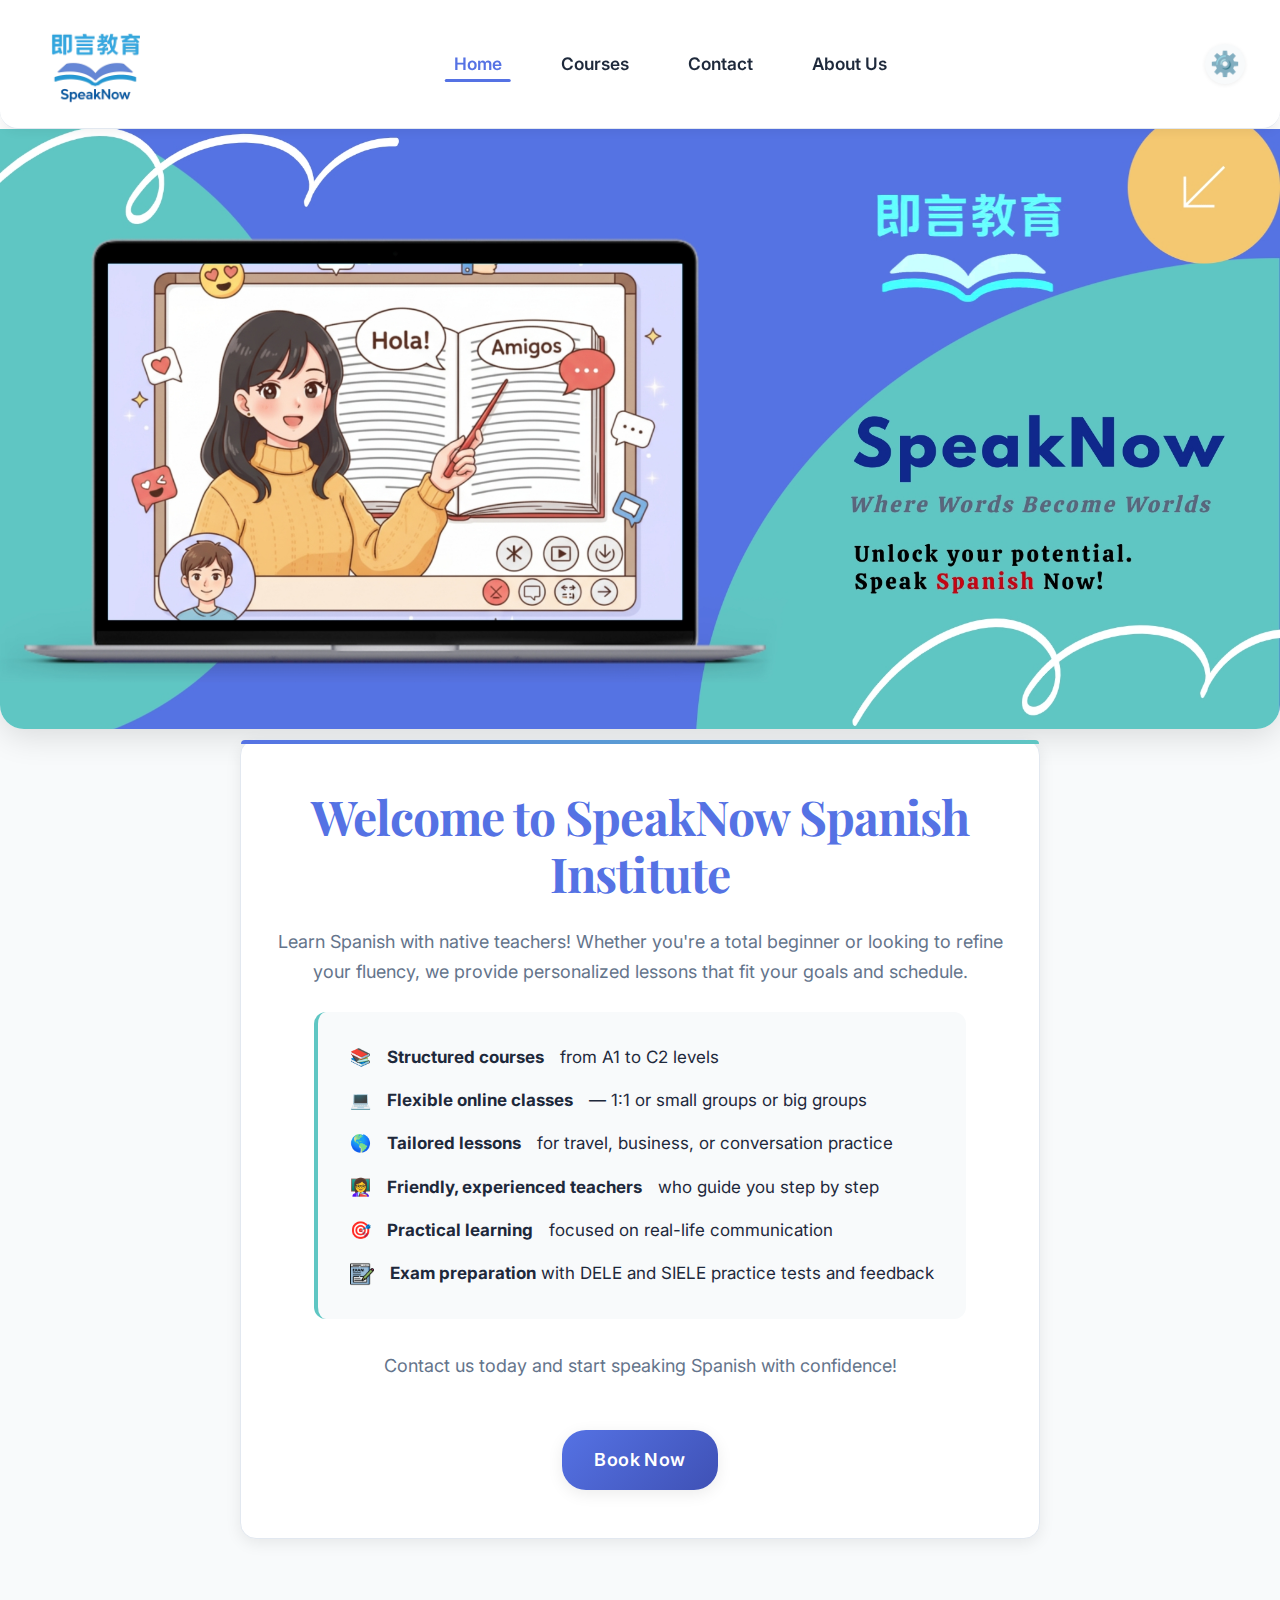
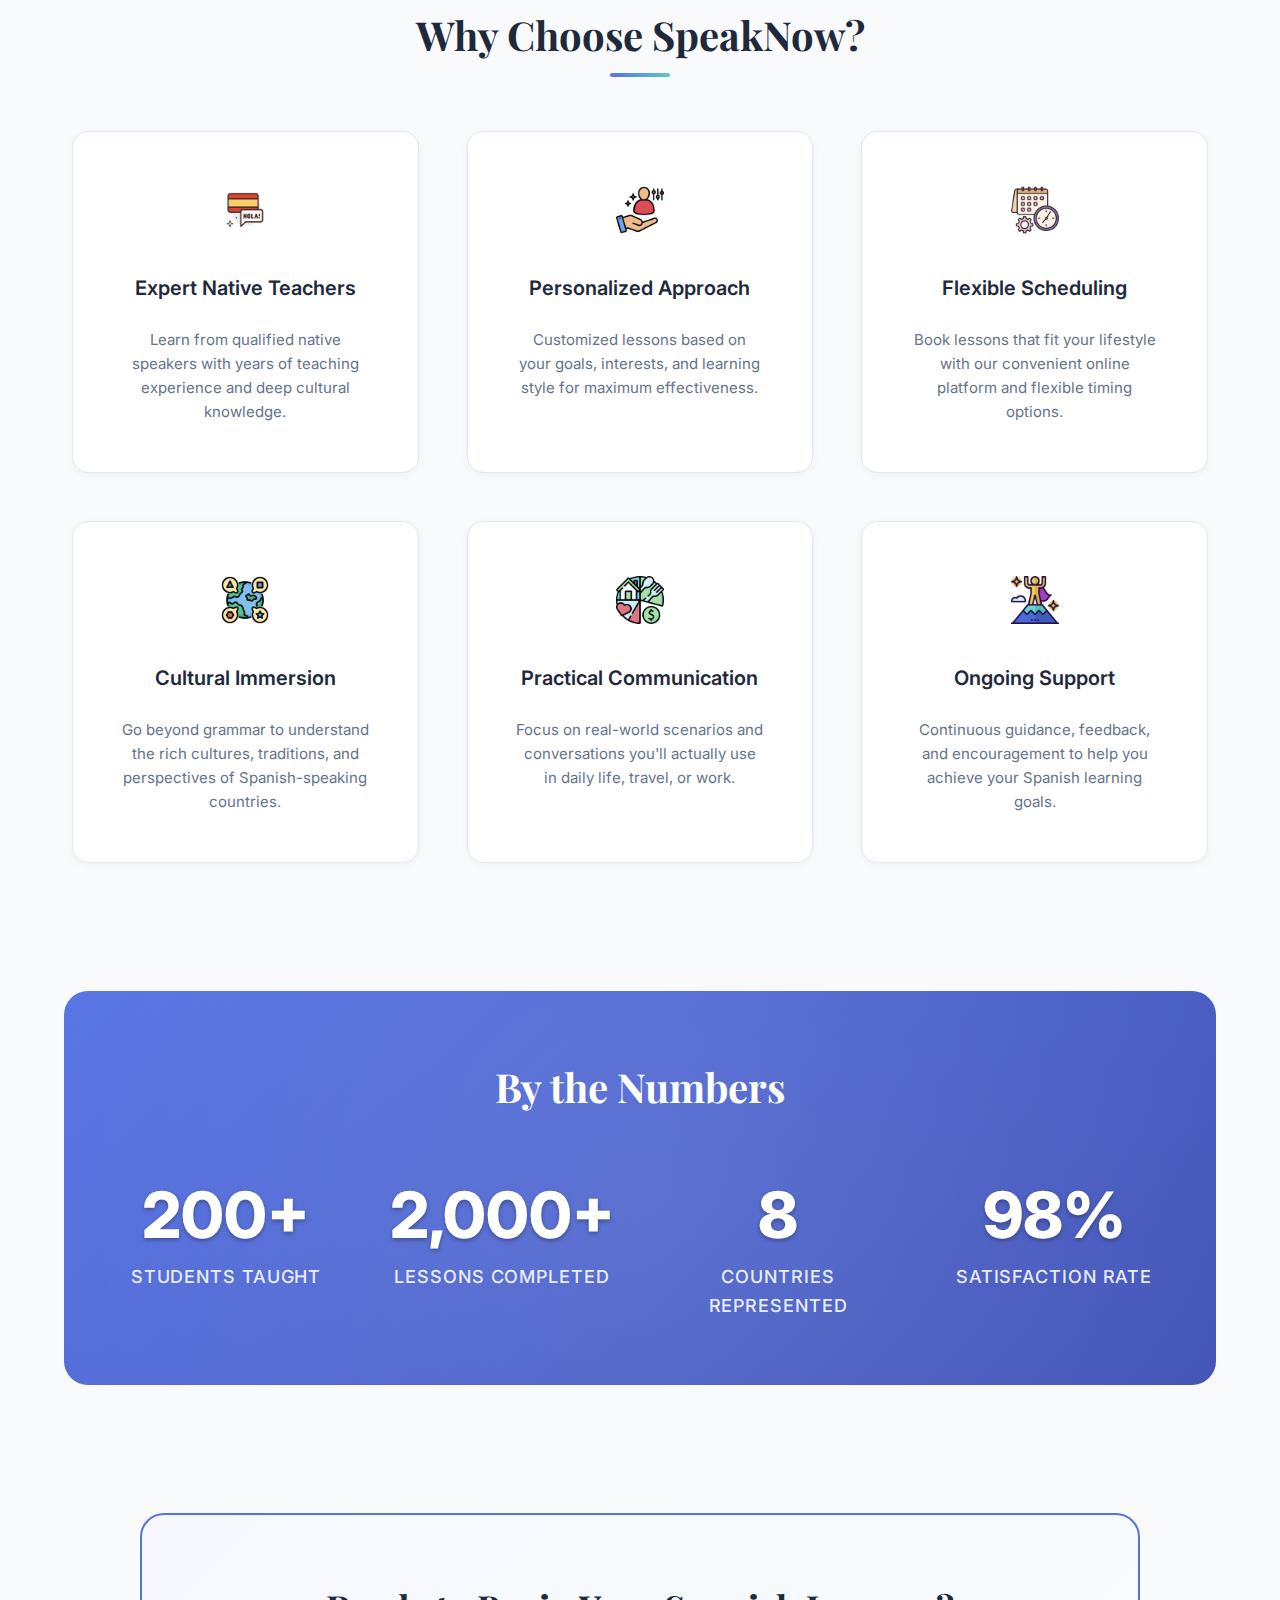
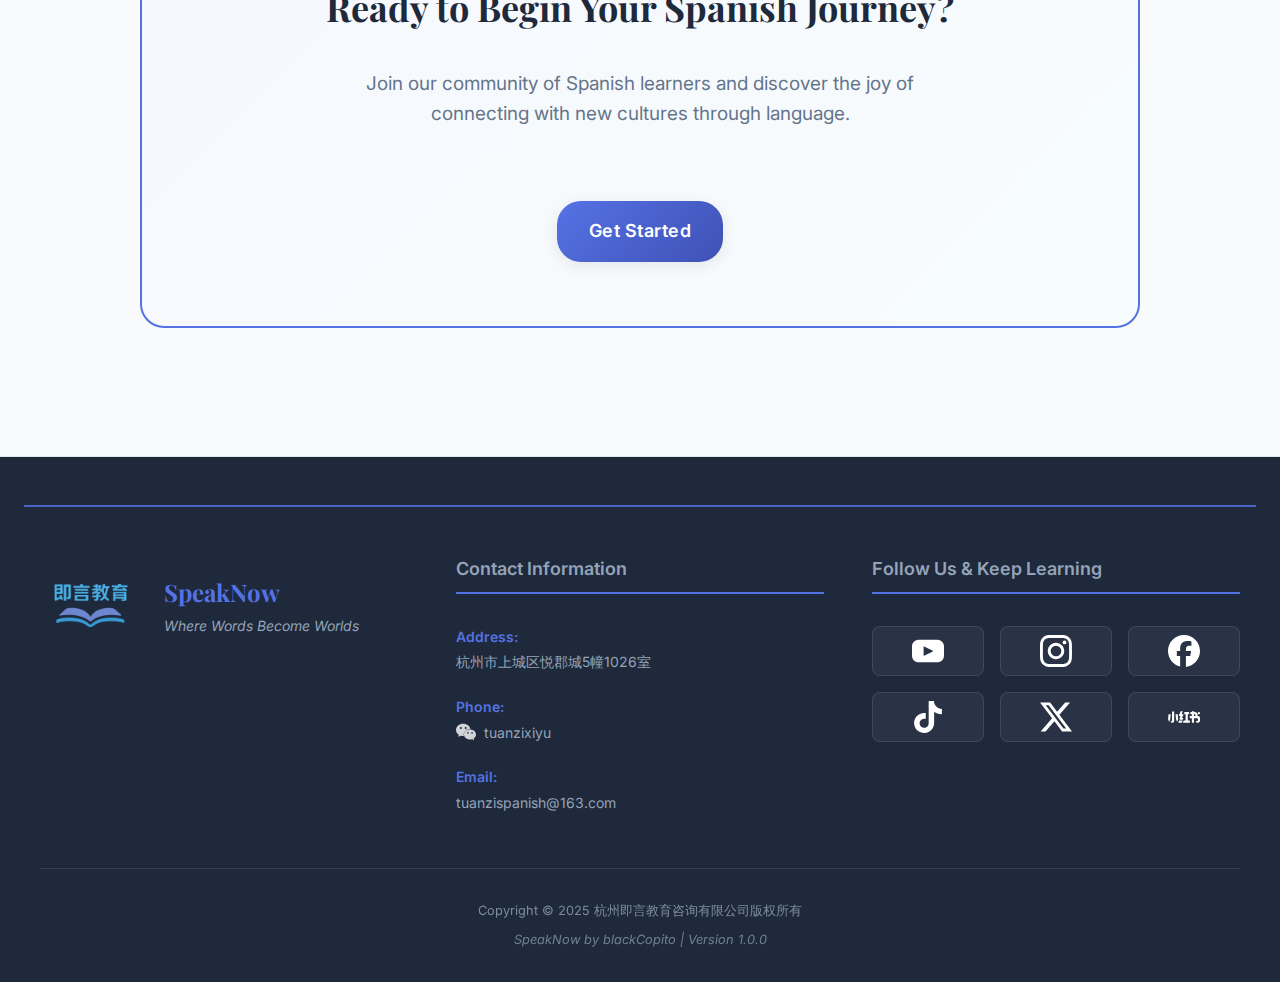
<file: index.html>
<!DOCTYPE html>
<html lang="en">
<head>
  <meta charset="UTF-8">
  <meta name="viewport" content="width=device-width, initial-scale=1.0">
  <title>SpeakNow - Home</title>
  
  <!-- Favicon -->
  <link rel="icon" type="image/png" sizes="32x32" href="assets/images/logo.png">
  <link rel="icon" type="image/png" sizes="16x16" href="assets/images/logo.png">
  <link rel="apple-touch-icon" href="assets/images/logo.png">
  <link rel="shortcut icon" href="assets/images/logo.png">
  
  <link rel="stylesheet" href="css/main.css">
  <link rel="stylesheet" href="css/pages/index.css">
  <link rel="stylesheet" href="css/navigation.css">
  <link rel="stylesheet" href="css/footer.css">
</head>
<body>
  <div id="header-placeholder"></div>

  <main>
    <div id="banner">
      <img src="assets/images/Creative-Website-Header.jpg" alt="Spanish Class Banner" />
    </div>
    <section class="home-content">
      <h1 data-i18n="welcome_title">Welcome to SpeakNow Spanish Institute</h1>
      <p data-i18n="welcome_intro">
        Learn Spanish with native teachers! Whether you’re a total beginner or looking to refine your fluency, 
        we provide personalized lessons that fit your goals and schedule.
      </p>
      <ul>
        <li data-i18n="feature_structured_courses">📚 <b>Structured courses</b> from A1 to C2 levels</li>
        <li data-i18n="feature_flexible_classes">💻 <b>Flexible online classes</b> — 1:1 or small groups or big groups</li>
        <li data-i18n="feature_tailored_lessons">🌎 <b>Tailored lessons</b> for travel, business, or conversation practice</li>
        <li data-i18n="feature_friendly_teachers">👩‍🏫 <b>Friendly, experienced teachers</b> who guide you step by step</li>
        <li data-i18n="feature_practical_learning">  <b>Practical learning</b> focused on real-life communication</li>
        <li><img src="assets/images/exam.png" alt="Exam Preparation" /> <span data-i18n="feature_exam_preparation"><b>Exam preparation</b> with DELE and SIELE practice tests and feedback</span></li>
      </ul>
      <p data-i18n="coming_soon">
        Contact us today and start speaking Spanish with confidence!
      </p>
      <a href="contact.html" class="cta-btn" data-i18n="book_now">Book Now</a>
    </section>
    <!-- Why Choose Us Section (moved from About) -->
    <section class="why-choose-section">
      <h2 data-i18n="why_choose_speaknow">Why Choose SpeakNow?</h2>
      <div class="benefits-grid">
        <div class="benefit-item">
          <div class="benefit-icon"><img src="assets/images/spanish.png" alt="Expert Teachers"></div>
          <h4 data-i18n="expert_teachers">Expert Native Teachers</h4>
          <p data-i18n="expert_teachers_desc">Learn from qualified native speakers with years of teaching experience and deep cultural knowledge.</p>
        </div>
        
        <div class="benefit-item">
          <div class="benefit-icon"><img src="assets/images/personalized.png" alt="Personalized Approach"></div>
          <h4 data-i18n="personalized_approach">Personalized Approach</h4>
          <p data-i18n="personalized_approach_desc">Customized lessons based on your goals, interests, and learning style for maximum effectiveness.</p>
        </div>
        
        <div class="benefit-item">
          <div class="benefit-icon"><img src="assets/images/flexible_schedule.png" alt="Flexible Scheduling"></div>
          <h4 data-i18n="flexible_scheduling">Flexible Scheduling</h4>
          <p data-i18n="flexible_scheduling_desc">Book lessons that fit your lifestyle with our convenient online platform and flexible timing options.</p>
        </div>
        
        <div class="benefit-item">
          <div class="benefit-icon"><img src="assets/images/multicultural.png" alt="Cultural Immersion"></div>
          <h4 data-i18n="cultural_immersion">Cultural Immersion</h4>
          <p data-i18n="cultural_immersion_desc">Go beyond grammar to understand the rich cultures, traditions, and perspectives of Spanish-speaking countries.</p>
        </div>
        
        <div class="benefit-item">
          <div class="benefit-icon"><img src="assets/images/daily_life.png" alt="Practical Communication"></div>
          <h4 data-i18n="practical_communication">Practical Communication</h4>
          <p data-i18n="practical_communication_desc">Focus on real-world scenarios and conversations you'll actually use in daily life, travel, or work.</p>
        </div>
        
        <div class="benefit-item">
          <div class="benefit-icon"><img src="assets/images/success.png" alt="Ongoing Support"></div>
          <h4 data-i18n="ongoing_support">Ongoing Support</h4>
          <p data-i18n="ongoing_support_desc">Continuous guidance, feedback, and encouragement to help you achieve your Spanish learning goals.</p>
        </div>
      </div>
    </section>

    <!-- Statistics Section -->
    <section class="stats-section">
      <h2 data-i18n="by_the_numbers">By the Numbers</h2>
      <div class="stats-grid">
        <div class="stat-item">
          <div class="stat-number">200+</div>
          <div class="stat-label" data-i18n="students_taught">Students Taught</div>
        </div>
        <div class="stat-item">
          <div class="stat-number">2,000+</div>
          <div class="stat-label" data-i18n="lessons_completed">Lessons Completed</div>
        </div>
        <div class="stat-item">
          <div class="stat-number">8</div>
          <div class="stat-label" data-i18n="countries_represented">Countries Represented</div>
        </div>
        <div class="stat-item">
          <div class="stat-number">98%</div>
          <div class="stat-label" data-i18n="satisfaction_rate">Satisfaction Rate</div>
        </div>
      </div>
    </section>

    <!-- CTA Section -->
    <section class="about-cta">
      <h2 data-i18n="ready_to_begin">Ready to Begin Your Spanish Journey?</h2>
      <p data-i18n="join_our_community" class="cta-text">
        Join our community of Spanish learners and discover the joy of connecting with new cultures through language.
      </p>
      <div class="cta-buttons">
        <a href="contact.html" class="cta-btn primary" data-i18n="start_free_trial">Get Started</a>
      </div>
    </section>
  </main>
  
  <div id="footer-placeholder"></div>

  <script src="js/include.js"></script>
  <script src="js/navigation.js"></script>
</body>
</html>
</file>
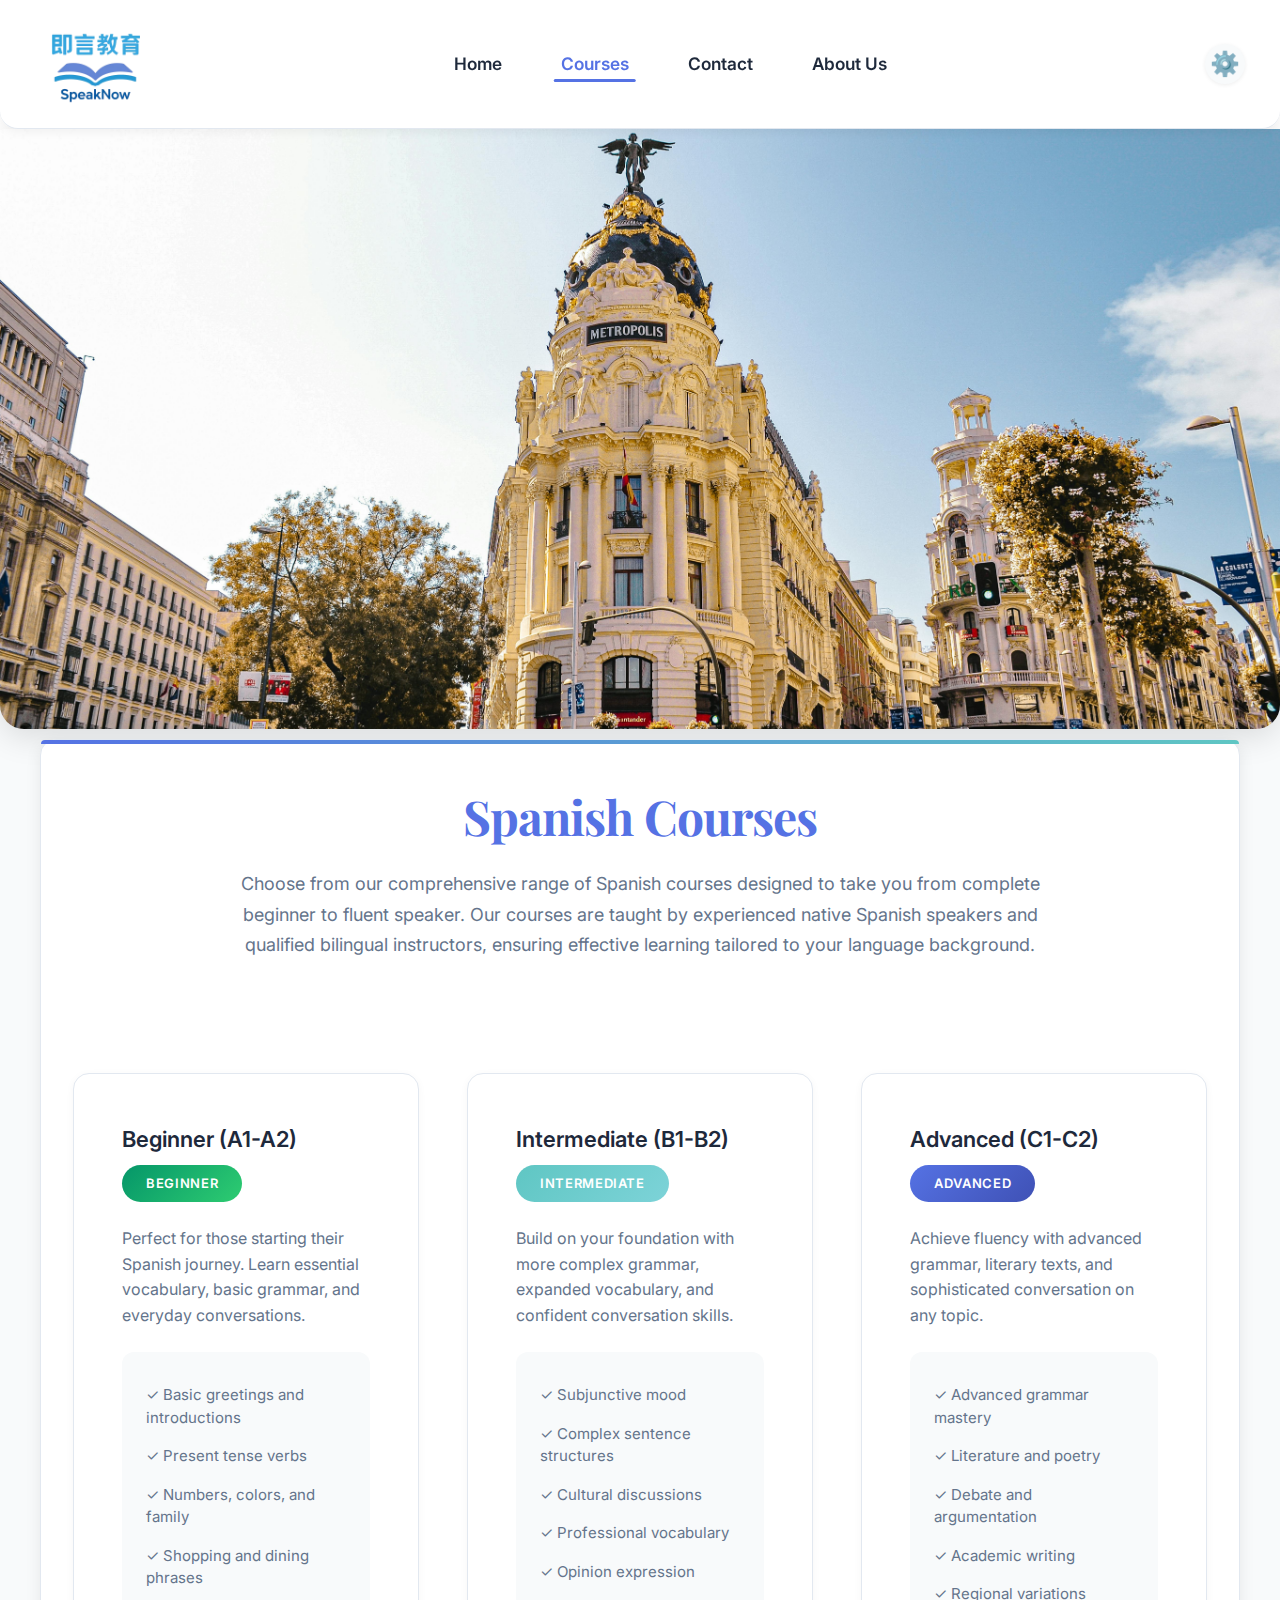
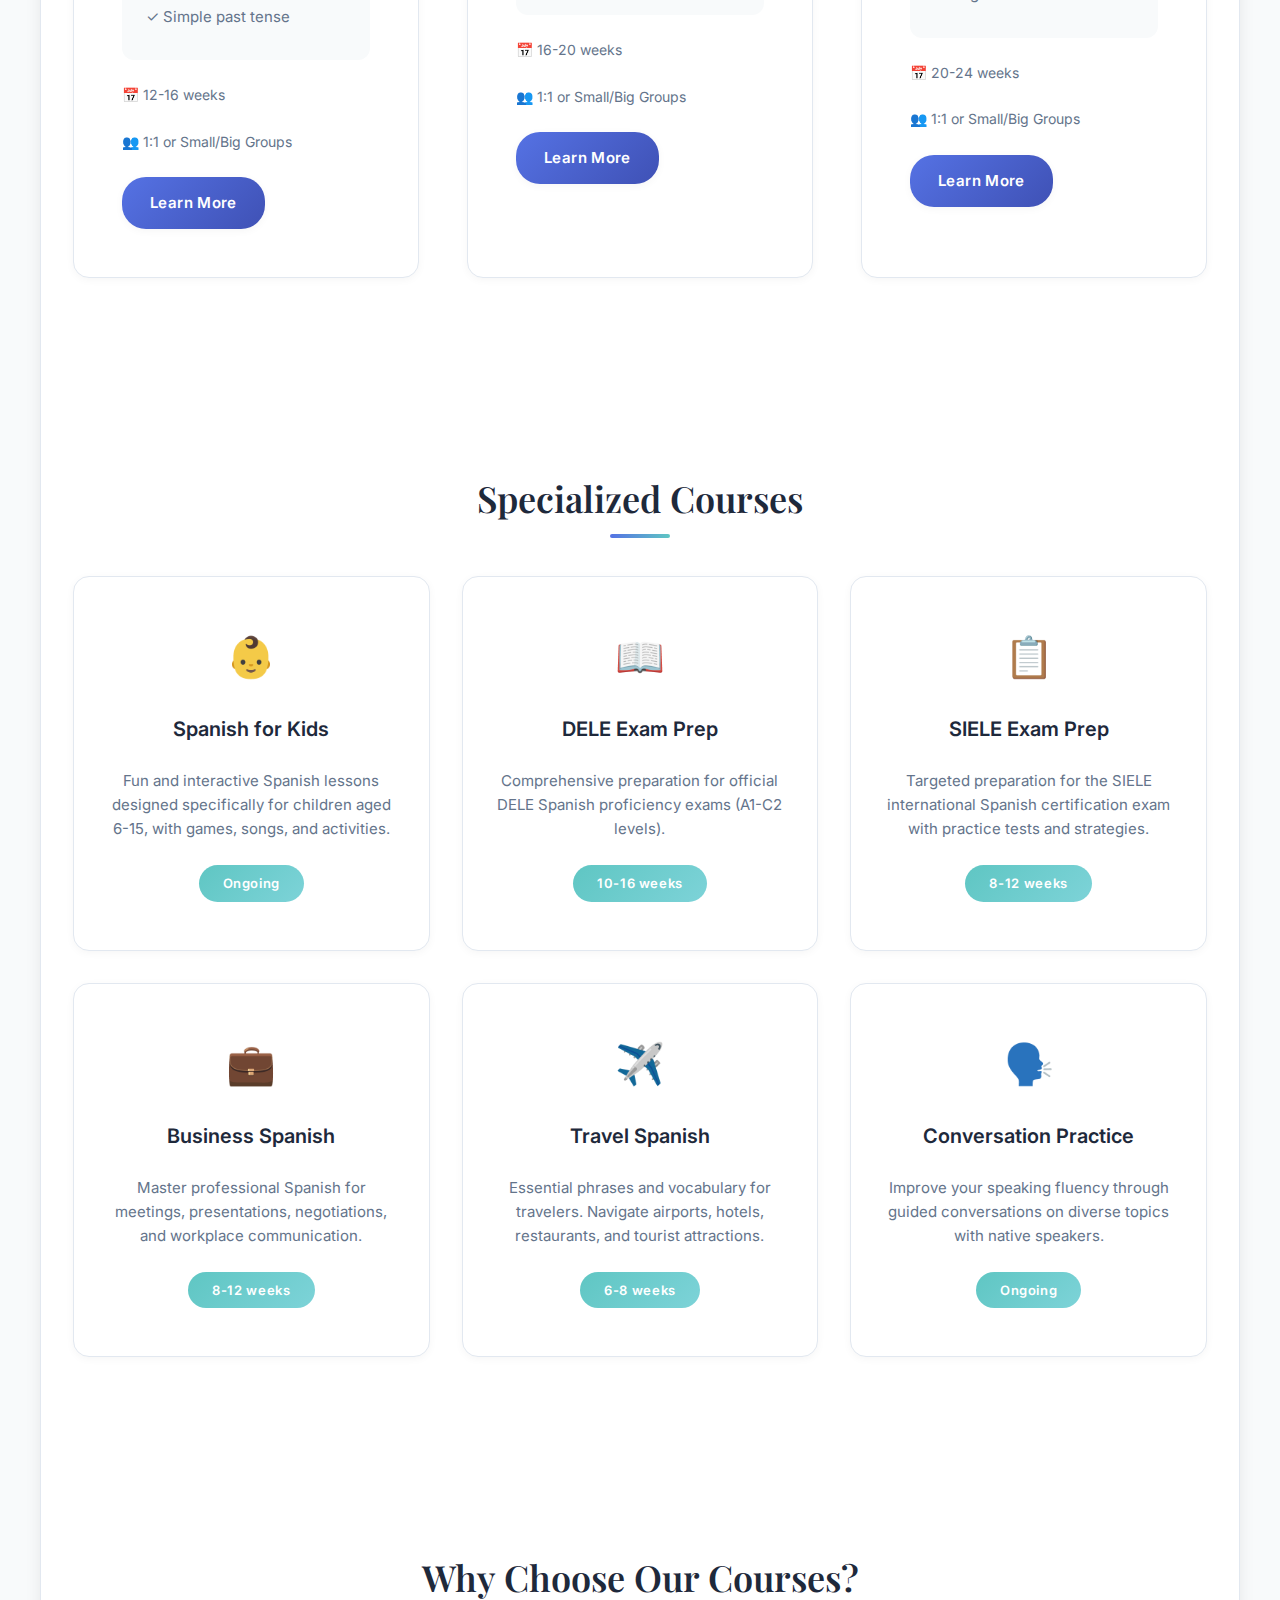
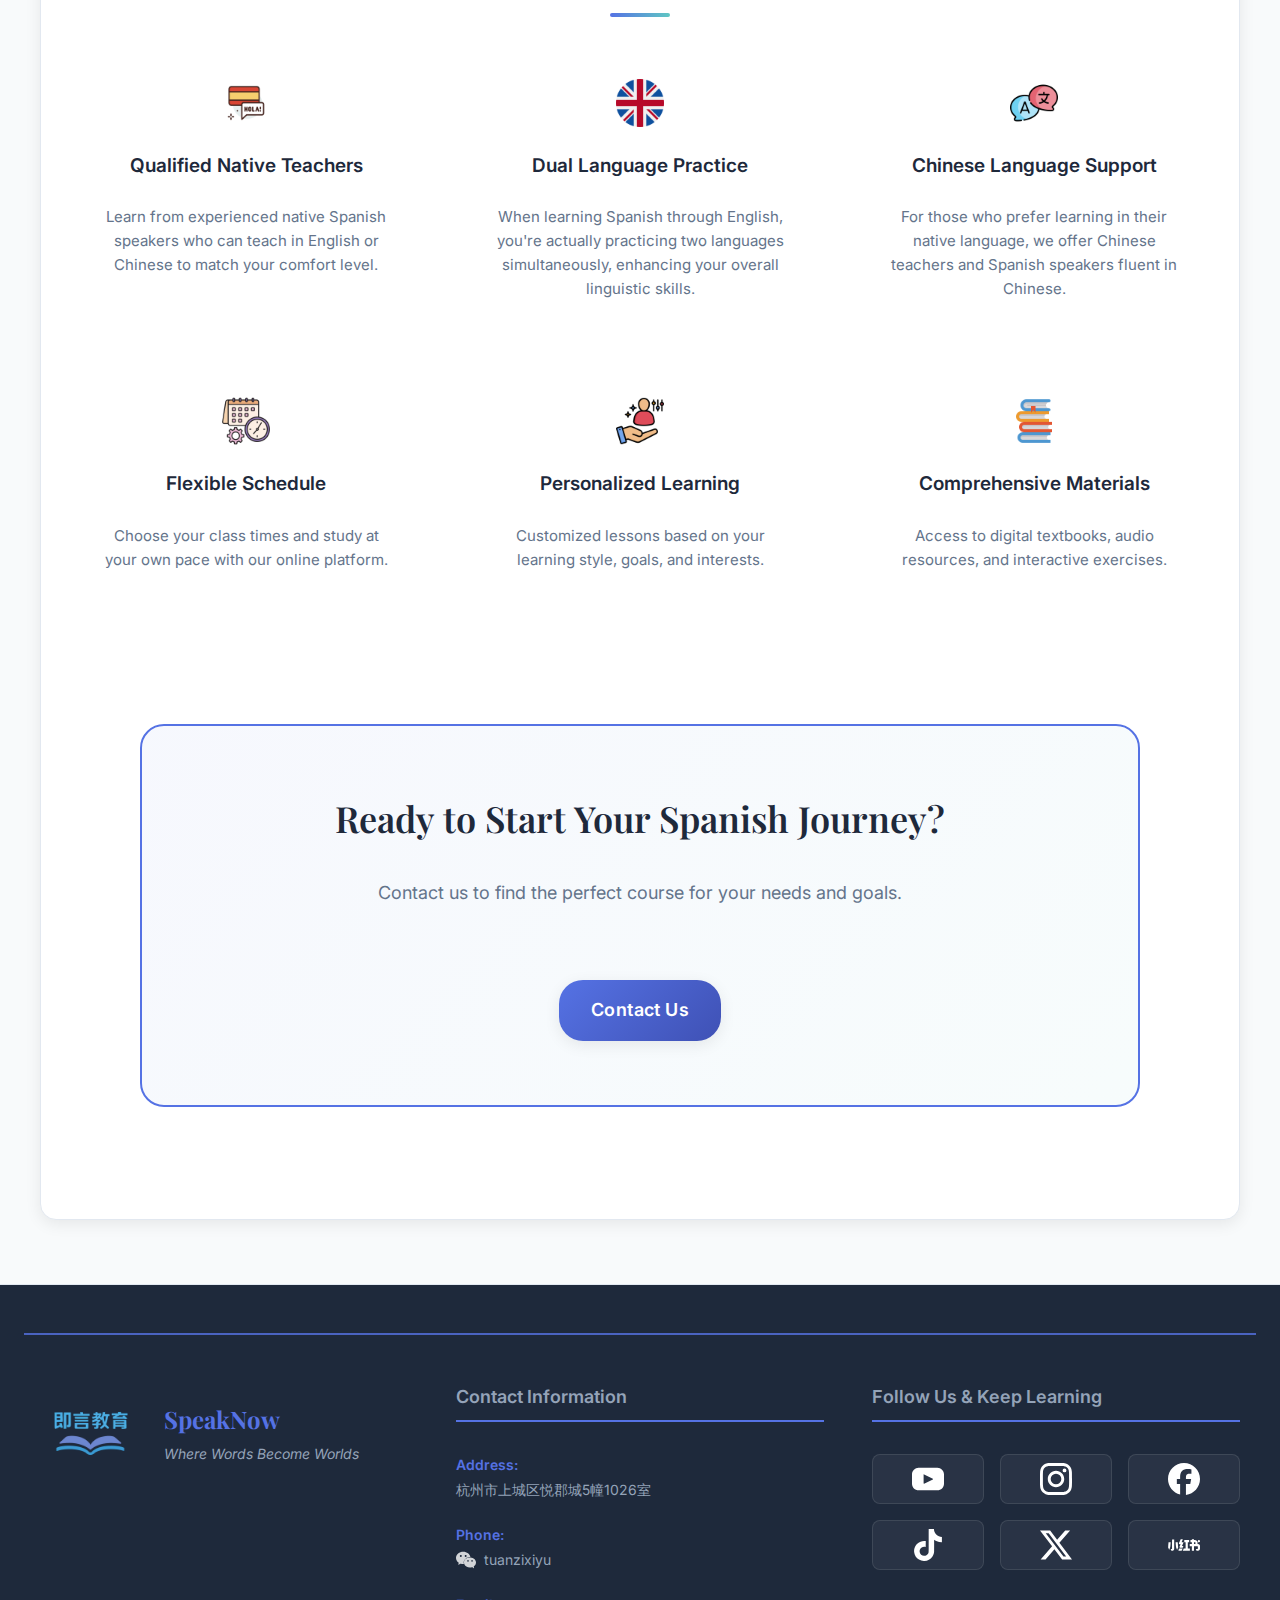
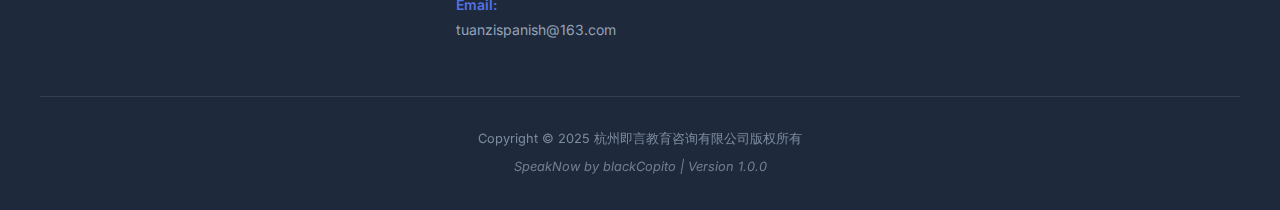
<file: courses.html>
<!DOCTYPE html>
<html lang="en">
<head>
  <meta charset="UTF-8">
  <meta name="viewport" content="width=device-width, initial-scale=1.0">
  <title>SpeakNow - Courses</title>
  <link rel="stylesheet" href="css/main.css">
  <link rel="stylesheet" href="css/pages/courses.css">
  <link rel="stylesheet" href="css/navigation.css">
  <link rel="stylesheet" href="css/footer.css">
</head>
<body>
  <div id="header-placeholder"></div>

  <main>
    <div id="banner">
      <img src="assets/images/spain.jpg" alt="Contact Spanish Institute Banner" />
    </div>

    <section class="courses-content">
      <h1 data-i18n="courses_title">Spanish Courses</h1>
      <p data-i18n="courses_intro">
        Choose from our comprehensive range of Spanish courses designed to take you from complete beginner to fluent speaker. 
        Our courses are taught by experienced native Spanish speakers and qualified bilingual instructors, ensuring effective learning tailored to your language background.
      </p>

      <!-- Course Levels Section -->
      <div class="courses-grid">
        <div class="course-card">
          <div class="course-header">
            <h3 data-i18n="beginner_title">Beginner (A1-A2)</h3>
            <span class="level-badge beginner" data-i18n="beginner_level">Beginner</span>
          </div>
          <div class="course-content">
            <p data-i18n="beginner_desc">Perfect for those starting their Spanish journey. Learn essential vocabulary, basic grammar, and everyday conversations.</p>
            <ul class="course-features">
              <li data-i18n="beginner_feature_1">✓ Basic greetings and introductions</li>
              <li data-i18n="beginner_feature_2">✓ Present tense verbs</li>
              <li data-i18n="beginner_feature_3">✓ Numbers, colors, and family</li>
              <li data-i18n="beginner_feature_4">✓ Shopping and dining phrases</li>
              <li data-i18n="beginner_feature_5">✓ Simple past tense</li>
            </ul>
            <div class="course-details">
              <span class="duration" data-i18n="duration_12_16_weeks">📅 12-16 weeks</span>
              <span class="format" data-i18n="format_individual_groups">👥 1:1 or Small/Big Groups</span>
            </div>
            <a href="contact.html" class="course-btn" data-i18n="learn_more">Learn More</a>
          </div>
        </div>

        <div class="course-card">
          <div class="course-header">
            <h3 data-i18n="intermediate_title">Intermediate (B1-B2)</h3>
            <span class="level-badge intermediate" data-i18n="intermediate_level">Intermediate</span>
          </div>
          <div class="course-content">
            <p data-i18n="intermediate_desc">Build on your foundation with more complex grammar, expanded vocabulary, and confident conversation skills.</p>
            <ul class="course-features">
              <li data-i18n="intermediate_feature_1">✓ Subjunctive mood</li>
              <li data-i18n="intermediate_feature_2">✓ Complex sentence structures</li>
              <li data-i18n="intermediate_feature_3">✓ Cultural discussions</li>
              <li data-i18n="intermediate_feature_4">✓ Professional vocabulary</li>
              <li data-i18n="intermediate_feature_5">✓ Opinion expression</li>
            </ul>
            <div class="course-details">
              <span class="duration" data-i18n="duration_16_20_weeks">📅 16-20 weeks</span>
              <span class="format" data-i18n="format_individual_groups">👥 1:1 or Small/Big Groups</span>
            </div>
            <a href="contact.html" class="course-btn" data-i18n="learn_more">Learn More</a>
          </div>
        </div>

        <div class="course-card">
          <div class="course-header">
            <h3 data-i18n="advanced_title">Advanced (C1-C2)</h3>
            <span class="level-badge advanced" data-i18n="advanced_level">Advanced</span>
          </div>
          <div class="course-content">
            <p data-i18n="advanced_desc">Achieve fluency with advanced grammar, literary texts, and sophisticated conversation on any topic.</p>
            <ul class="course-features">
              <li data-i18n="advanced_feature_1">✓ Advanced grammar mastery</li>
              <li data-i18n="advanced_feature_2">✓ Literature and poetry</li>
              <li data-i18n="advanced_feature_3">✓ Debate and argumentation</li>
              <li data-i18n="advanced_feature_4">✓ Academic writing</li>
              <li data-i18n="advanced_feature_5">✓ Regional variations</li>
            </ul>
            <div class="course-details">
              <span class="duration" data-i18n="duration_20_24_weeks">📅 20-24 weeks</span>
              <span class="format" data-i18n="format_individual_groups">👥 1:1 or Small Groups</span>
            </div>
            <a href="contact.html" class="course-btn" data-i18n="learn_more">Learn More</a>
          </div>
        </div>
      </div>

      <!-- Specialized Courses Section -->
      <section class="specialized-courses">
        <h2 data-i18n="specialized_title">Specialized Courses</h2>
        
        <div class="specialized-grid">
          <div class="specialized-card">
            <div class="card-icon">👶</div>
            <h3 data-i18n="kids_spanish">Spanish for Kids</h3>
            <p data-i18n="kids_desc">Fun and interactive Spanish lessons designed specifically for children aged 6-15, with games, songs, and activities.</p>
            <span class="course-duration" data-i18n="duration_ongoing">Ongoing</span>
          </div>
          
          <div class="specialized-card">
            <div class="card-icon">📖</div>
            <h3 data-i18n="dele_prep">DELE Exam Prep</h3>
            <p data-i18n="dele_desc">Comprehensive preparation for official DELE Spanish proficiency exams (A1-C2 levels).</p>
            <span class="course-duration" data-i18n="duration_10_16_weeks">10-16 weeks</span>
          </div>

          <div class="specialized-card">
            <div class="card-icon">📋</div>
            <h3 data-i18n="siele_prep">SIELE Exam Prep</h3>
            <p data-i18n="siele_desc">Targeted preparation for the SIELE international Spanish certification exam with practice tests and strategies.</p>
            <span class="course-duration" data-i18n="duration_8_12_weeks">8-12 weeks</span>
          </div>

          <div class="specialized-card">
            <div class="card-icon">💼</div>
            <h3 data-i18n="business_spanish">Business Spanish</h3>
            <p data-i18n="business_desc">Master professional Spanish for meetings, presentations, negotiations, and workplace communication.</p>
            <span class="course-duration" data-i18n="duration_8_12_weeks">8-12 weeks</span>
          </div>

          <div class="specialized-card">
            <div class="card-icon">✈️</div>
            <h3 data-i18n="travel_spanish">Travel Spanish</h3>
            <p data-i18n="travel_desc">Essential phrases and vocabulary for travelers. Navigate airports, hotels, restaurants, and tourist attractions.</p>
            <span class="course-duration" data-i18n="duration_6_8_weeks">6-8 weeks</span>
          </div>

          <div class="specialized-card">
            <div class="card-icon">🗣️</div>
            <h3 data-i18n="conversation_practice">Conversation Practice</h3>
            <p data-i18n="conversation_desc">Improve your speaking fluency through guided conversations on diverse topics with native speakers.</p>
            <span class="course-duration" data-i18n="duration_ongoing">Ongoing</span>
          </div>
          
        </div>
      </section>

      <!-- Course Features Section -->
      <section class="course-features-section">
        <h2 data-i18n="why_choose_title">Why Choose Our Courses?</h2>
        <div class="features-grid">
          <div class="feature-item">
            <span class="feature-icon"><img src="assets/images/spanish.png" alt="Spanish"></span>
            <h4 data-i18n="qualified_teachers">Qualified Native Teachers</h4>
            <p data-i18n="qualified_teachers_desc">Learn from experienced native Spanish speakers who can teach in English or Chinese to match your comfort level.</p>
          </div>
          <div class="feature-item">
            <span class="feature-icon"><img src="assets/images/united-kingdom.png" alt="Dual Language"></span>
            <h4 data-i18n="dual_language_learning">Dual Language Practice</h4>
            <p data-i18n="dual_language_learning_desc">When learning Spanish through English, you're actually practicing two languages simultaneously, enhancing your overall linguistic skills.</p>
          </div>
          <div class="feature-item">
            <span class="feature-icon"><img src="assets/images/chinese_support.png" alt="Chinese Support"></span>
            <h4 data-i18n="chinese_instruction">Chinese Language Support</h4>
            <p data-i18n="chinese_instruction_desc">For those who prefer learning in their native language, we offer Chinese teachers and Spanish speakers fluent in Chinese.</p>
          </div>
          <div class="feature-item">
            <span class="feature-icon"><img src="assets/images/flexible_schedule.png" alt="Flexible Schedule"></span>
            <h4 data-i18n="flexible_schedule">Flexible Schedule</h4>
            <p data-i18n="flexible_schedule_desc">Choose your class times and study at your own pace with our online platform.</p>
          </div>
          <div class="feature-item">
            <span class="feature-icon"><img src="assets/images/personalized.png" alt="Goal-Oriented"></span>
            <h4 data-i18n="personalized_learning">Personalized Learning</h4>
            <p data-i18n="personalized_learning_desc">Customized lessons based on your learning style, goals, and interests.</p>
          </div>
          <div class="feature-item">
            <span class="feature-icon"><img src="assets/images/book.png" alt="Comprehensive Materials"></span>
            <h4 data-i18n="comprehensive_materials">Comprehensive Materials</h4>
            <p data-i18n="comprehensive_materials_desc">Access to digital textbooks, audio resources, and interactive exercises.</p>
          </div>
        </div>
      </section>

      <!-- CTA Section -->
      <section class="courses-cta">
        <h2 data-i18n="ready_to_start">Ready to Start Your Spanish Journey?</h2>
        <p data-i18n="free_consultation">
          Contact us to find the perfect course for your needs and goals.
        </p>
        <div class="cta-buttons">
          <a href="contact.html" class="cta-btn primary" data-i18n="book_consultation">Contact Us</a>
        </div>
      </section>
    </section>
  </main>
  
  <div id="footer-placeholder"></div>

  <script src="js/include.js"></script>
  <script src="js/navigation.js"></script>
</body>
</html>
</file>
<file: css/main.css>
/* Import Google Fonts */
@import url('https://fonts.googleapis.com/css2?family=Inter:wght@300;400;500;600;700;800&family=Playfair+Display:wght@400;600;700&display=swap');

/* === Enhanced Color Palette === */
:root {
  /* Primary Colors - Modern blue and teal palette */
  --color-bg: #ffffff;
  --color-bg-alt: #f8fafb;
  --color-text: #1e293b;
  --color-text-alt: #64748b;
  --color-primary: #5572e4;
  --color-primary-light: #7c93f0;
  --color-primary-dark: #3f51b5;
  --color-secondary: #5fc6c3;
  --color-secondary-light: #7dd3d8;
  --color-accent: #10b981;
  --color-success: #059669;
  
  /* UI Colors */
  --color-border: #e2e8f0;
  --color-nav-bg: #ffffff;
  --color-nav-link: #1e293b;
  --color-nav-link-active: #5572e4;
  --color-dropdown-bg: #ffffff;
  --color-footer-bg: #1e293b;
  --color-footer-text: #94a3b8;
  --color-footer-text-alt: #64748b;
  
  /* Shadows */
  --shadow-sm: 0 2px 8px rgba(0, 0, 0, 0.04);
  --shadow-md: 0 4px 16px rgba(0, 0, 0, 0.08);
  --shadow-lg: 0 8px 32px rgba(0, 0, 0, 0.12);
  --shadow-xl: 0 16px 48px rgba(0, 0, 0, 0.16);
  
  /* Spacing */
  --space-xs: 0.5rem;
  --space-sm: 1rem;
  --space-md: 1.5rem;
  --space-lg: 2rem;
  --space-xl: 3rem;
  --space-2xl: 4rem;
  
  /* Border Radius */
  --radius-sm: 8px;
  --radius-md: 12px;
  --radius-lg: 16px;
  --radius-xl: 24px;
}

/* Dark Theme */
body.dark-theme {
  --color-bg: #0f172a;
  --color-bg-alt: #1e293b;
  --color-text: #f1f5f9;
  --color-text-alt: #cbd5e1;
  --color-primary: #6366f1;
  --color-primary-light: #8b5cf6;
  --color-primary-dark: #4338ca;
  --color-secondary: #06b6d4;
  --color-secondary-light: #22d3ee;
  --color-accent: #10b981;
  --color-border: #334155;
  --color-nav-bg: #1e293b;
  --color-nav-link: #f1f5f9;
  --color-nav-link-active: #6366f1;
  --color-dropdown-bg: #1e293b;
  --color-footer-bg: #0f172a;
  --color-footer-text: #cbd5e1;
  --color-footer-text-alt: #94a3b8;
}

/* === Reset & Base Styles === */
* {
  margin: 0;
  padding: 0;
  box-sizing: border-box;
}

html {
  font-size: 16px;
  height: 100%;
  scroll-behavior: smooth;
}

body {
  height: 100%;
  font-family: 'Inter', -apple-system, BlinkMacSystemFont, 'Segoe UI', Roboto, sans-serif;
  line-height: 1.6;
  background: var(--color-bg);
  color: var(--color-text);
  -webkit-font-smoothing: antialiased;
  -moz-osx-font-smoothing: grayscale;
  transition: background-color 0.3s ease, color 0.3s ease;
}

/* === Main Layout === */
main {
  width: 100%;
  min-height: 80vh;
  display: flex;
  flex-direction: column;
  align-items: center;
  justify-content: flex-start;
  padding: 0 0 var(--space-2xl) 0;
  background: var(--color-bg-alt);
  color: var(--color-text);
}

/* === Banner Section === */
#banner {
  width: 100%;
  margin-bottom: 10px;
  overflow: hidden;
  border-radius: 0 0 var(--radius-xl) var(--radius-xl);
  box-shadow: var(--shadow-lg);
  position: relative;
  max-height: 800px;
}

#banner img {
  width: 100%;
  height: auto;
  max-height: 800px;
  object-fit: cover;
  object-position: center center;
  display: block;
  transition: transform 0.3s ease;
}

/* Responsive banner heights for different screen sizes */
@media (min-width: 2560px) {
  #banner {
    max-height: 900px;
  }
  #banner img {
    height: 800px;
    max-height: 800px;
    object-position: center 35%;
  }
}

@media (min-width: 1920px) and (max-width: 2559px) {
  #banner {
    max-height: 750px;
  }
  #banner img {
    height: 700px;
    max-height: 700px;
    object-position: center 35%;
  }
}

@media (min-width: 1400px) and (max-width: 1919px) {
  #banner {
    max-height: 850px;
  }
  #banner img {
    height: 850px;
    object-position: center 30%;
  }
}

@media (min-width: 1024px) and (max-width: 1399px) {
  #banner img {
    height: 600px;
    object-position: center 45%;
  }
}

@media (min-width: 768px) and (max-width: 1023px) {
  #banner img {
    height: 450px;
    object-position: center 20%;
  }
}

@media (max-width: 767px) {
  #banner {
    background: var(--color-bg-alt);
    max-height: none;
    min-height: auto;
  }
  
  #banner img {
    height: auto;
    max-height: 400px;
    width: 100%;
    object-fit: contain;
    object-position: center center;
  }
}

/* #banner:hover img {
  transform: scale(1.02);
} */

/* Add overlay for better text contrast if needed */
/* #banner::after {
  content: '';
  position: absolute;
  bottom: 0;
  left: 0;
  right: 0;
  height: 30%;
  background: linear-gradient(transparent, rgba(0, 0, 0, 0.3));
  pointer-events: none;
} */

/* === CTA Button === */
.cta-btn {
  display: inline-flex;
  align-items: center;
  justify-content: center;
  margin-top: var(--space-md);
  padding: 1rem 2rem;
  background: linear-gradient(135deg, var(--color-primary), var(--color-primary-dark));
  color: white;
  border: none;
  border-radius: var(--radius-xl);
  font-size: 1.125rem;
  font-weight: 600;
  letter-spacing: 0.025em;
  box-shadow: var(--shadow-md);
  cursor: pointer;
  transition: all 0.3s cubic-bezier(0.4, 0, 0.2, 1);
  text-decoration: none;
  position: relative;
  overflow: hidden;
}

.cta-btn::before {
  content: '';
  position: absolute;
  top: 0;
  left: -100%;
  width: 100%;
  height: 100%;
  background: linear-gradient(90deg, transparent, rgba(255, 255, 255, 0.2), transparent);
  transition: left 0.5s ease;
}

.cta-btn:hover {
  transform: translateY(-2px);
  box-shadow: var(--shadow-lg);
}

.cta-btn:hover::before {
  left: 100%;
}

.cta-btn:active {
  transform: translateY(0);
}

.cta-btn.primary {
  background: linear-gradient(135deg, var(--color-primary), var(--color-primary-dark));
  color: white;
}

.cta-btn.secondary {
  background: transparent;
  border: 2px solid var(--color-primary);
  color: var(--color-primary);
}

.cta-btn.secondary:hover {
  background: var(--color-primary);
  color: white;
  transform: translateY(-2px);
}

/* === Responsive Design === */
@media (max-width: 768px) {
  .cta-btn.primary,
  .cta-btn.secondary {
    width: 100%;
    max-width: 280px;
    text-align: center;
  }
}

@media (max-width: 480px) { 
  .cta-btn {
    width: 100%;
    max-width: 280px;
  }
}

/* === Animation Utilities === */
@media (prefers-reduced-motion: reduce) {
  *,
  *::before,
  *::after {
    animation-duration: 0.01ms !important;
    animation-iteration-count: 1 !important;
    transition-duration: 0.01ms !important;
    scroll-behavior: auto !important;
  }
}
</file>
<file: css/pages/index.css>
/* === Home Content === */
.home-content {
  background: var(--color-bg);
  box-shadow: var(--shadow-md);
  border-radius: var(--radius-lg);
  padding: var(--space-xl) var(--space-lg);
  margin: 0 var(--space-md);
  max-width: 800px;
  width: 100%;
  display: flex;
  flex-direction: column;
  align-items: center;
  position: relative;
  border: 1px solid var(--color-border);
}

.home-content::before {
  content: '';
  position: absolute;
  top: 0;
  left: 0;
  right: 0;
  height: 4px;
  background: linear-gradient(90deg, var(--color-primary), var(--color-secondary));
  border-radius: var(--radius-lg) var(--radius-lg) 0 0;
}

.home-content h1 {
  font-family: 'Playfair Display', serif;
  font-size: clamp(2rem, 5vw, 3rem);
  font-weight: 700;
  margin-bottom: var(--space-md);
  color: var(--color-primary);
  letter-spacing: -0.02em;
  text-align: center;
  line-height: 1.2;
}

.home-content p {
  font-size: 1.125rem;
  margin-bottom: var(--space-md);
  color: var(--color-text-alt);
  line-height: 1.7;
  max-width: 1000px;
  text-align: center;
}

.home-content strong {
  color: var(--color-primary);
  font-weight: 600;
}

/* === Feature List Styling === */
.home-content ul {
  background: var(--color-bg-alt);
  border-radius: var(--radius-md);
  padding: var(--space-lg);
  margin-bottom: var(--space-lg);
  border-left: 4px solid var(--color-secondary);
}

.home-content ul li {
  margin-bottom: var(--space-sm);
  display: flex;
  align-items: flex-start;
  gap: var(--space-sm);
  font-size: 1.0625rem;
  line-height: 1.6;
}

.home-content ul li img {
  width: 24px;
  height: 24px;
  object-fit: contain;
  margin-top: 2px;
  flex-shrink: 0;
  filter: grayscale(0.3);
  transition: filter 0.3s ease, transform 0.3s ease;
}

.home-content ul li:hover img {
  filter: grayscale(0);
  transform: scale(1.1);
}

.home-content ul li:last-child {
  margin-bottom: 0;
}

/* === Why Choose Us Section === */
.why-choose-section {
  width: 100%;
  max-width: 1200px;
  margin: var(--space-2xl) auto;
  padding: 0 var(--space-lg);
}

.why-choose-section h2 {
  font-family: 'Playfair Display', serif;
  font-size: clamp(2rem, 4vw, 2.5rem);
  text-align: center;
  margin-bottom: var(--space-2xl);
  color: var(--color-text);
  position: relative;
}

.why-choose-section h2::after {
  content: '';
  position: absolute;
  bottom: -10px;
  left: 50%;
  transform: translateX(-50%);
  width: 60px;
  height: 4px;
  background: linear-gradient(90deg, var(--color-primary), var(--color-secondary));
  border-radius: 2px;
}

.benefits-grid {
  display: grid;
  grid-template-columns: repeat(auto-fit, minmax(320px, 1fr));
  gap: var(--space-xl);
}

.benefit-item {
  background: var(--color-bg);
  border-radius: var(--radius-lg);
  padding: var(--space-xl);
  text-align: center;
  box-shadow: var(--shadow-sm);
  transition: all 0.3s cubic-bezier(0.4, 0, 0.2, 1);
  border: 1px solid var(--color-border);
  position: relative;
  overflow: hidden;
}

.benefit-item::before {
  content: '';
  position: absolute;
  top: 0;
  left: 0;
  right: 0;
  height: 4px;
  background: linear-gradient(90deg, var(--color-primary), var(--color-secondary));
  transform: scaleX(0);
  transform-origin: left;
  transition: transform 0.3s ease;
}

.benefit-item:hover {
  transform: translateY(-8px);
  box-shadow: var(--shadow-lg);
}

.benefit-item:hover::before {
  transform: scaleX(1);
}

.benefit-icon {
  font-size: 3rem;
  margin-bottom: var(--space-lg);
  display: flex;
  align-items: center;
  justify-content: center;
  height: 60px;
  filter: grayscale(0.2);
  transition: filter 0.3s ease, transform 0.3s ease;
}

.benefit-icon img {
  max-width: 48px;
  max-height: 48px;
  object-fit: contain;
  transition: filter 0.3s ease, transform 0.3s ease;
}

.benefit-item:hover .benefit-icon,
.benefit-item:hover .benefit-icon img {
  filter: grayscale(0);
  transform: scale(1.1);
}

.benefit-item h4 {
  font-size: 1.25rem;
  font-weight: 600;
  margin-bottom: var(--space-md);
  color: var(--color-text);
}

.benefit-item p {
  color: var(--color-text-alt);
  line-height: 1.6;
  font-size: 0.9375rem;
}

/* === Statistics Section === */
.stats-section {
  width: 90%;
  max-width: 1200px;
  margin: var(--space-2xl) auto;
  background: linear-gradient(135deg, var(--color-primary), var(--color-primary-dark));
  border-radius: var(--radius-xl);
  padding: var(--space-2xl) var(--space-xl);
  color: white;
  position: relative;
  overflow: hidden;
}

.stats-section::before {
  content: '';
  position: absolute;
  top: -50%;
  right: -50%;
  width: 200%;
  height: 200%;
  background: radial-gradient(circle, rgba(255, 255, 255, 0.1) 0%, transparent 70%);
  animation: float 6s ease-in-out infinite;
}

@keyframes float {
  0%, 100% { transform: translate(0, 0) rotate(0deg); }
  50% { transform: translate(-20px, -20px) rotate(180deg); }
}

.stats-section h2 {
  font-family: 'Playfair Display', serif;
  font-size: clamp(2rem, 4vw, 2.5rem);
  text-align: center;
  margin-bottom: var(--space-2xl);
  color: white;
  position: relative;
  z-index: 1;
}

.stats-grid {
  display: grid;
  grid-template-columns: repeat(auto-fit, minmax(200px, 1fr));
  gap: var(--space-xl);
  position: relative;
  z-index: 1;
}

.stat-item {
  text-align: center;
  transition: transform 0.3s ease;
}

.stat-item:hover {
  transform: scale(1.05);
}

.stat-number {
  font-size: clamp(2.5rem, 6vw, 4rem);
  font-weight: 800;
  color: white;
  margin-bottom: var(--space-sm);
  display: block;
  line-height: 1;
  text-shadow: 0 2px 4px rgba(0, 0, 0, 0.3);
}

.stat-label {
  font-size: 1.125rem;
  color: rgba(255, 255, 255, 0.9);
  font-weight: 500;
  text-transform: uppercase;
  letter-spacing: 0.05em;
}

/* === CTA Section === */
.about-cta {
  width: 90%;
  max-width: 1000px;
  margin: var(--space-2xl) auto;
  text-align: center;
  background: var(--color-bg);
  border: 2px solid var(--color-primary);
  border-radius: var(--radius-xl);
  padding: var(--space-2xl) var(--space-xl);
  position: relative;
  overflow: hidden;
}

.about-cta::before {
  content: '';
  position: absolute;
  top: 0;
  left: 0;
  right: 0;
  bottom: 0;
  background: linear-gradient(135deg, var(--color-primary), var(--color-secondary));
  opacity: 0.05;
  z-index: 0;
}

.about-cta > * {
  position: relative;
  z-index: 1;
}

.about-cta h2 {
  font-family: 'Playfair Display', serif;
  font-size: clamp(1.75rem, 4vw, 2.25rem);
  margin-bottom: var(--space-lg);
  color: var(--color-text);
}

.cta-text {
  font-size: 1.1875rem;
  margin-bottom: var(--space-xl);
  color: var(--color-text-alt);
  max-width: 600px;
  margin-left: auto;
  margin-right: auto;
  line-height: 1.6;
}

.cta-buttons {
  display: flex;
  gap: var(--space-lg);
  justify-content: center;
  flex-wrap: wrap;
}

/* === Responsive Design === */
@media (max-width: 768px) {
  .home-content {
    padding: var(--space-lg) var(--space-md);
    margin: 0 var(--space-sm);
  }
  
  .home-content ul {
    padding: var(--space-md);
  }
  
  .benefits-grid {
    grid-template-columns: 1fr;
    gap: var(--space-lg);
  }
  
  .stats-grid {
    grid-template-columns: repeat(2, 1fr);
    gap: var(--space-lg);
  }
  
  .stats-section,
  .about-cta {
    padding: var(--space-xl) var(--space-lg);
  }
  
  .cta-buttons {
    flex-direction: column;
    align-items: center;
  }
  
  .why-choose-section,
  .stats-section,
  .about-cta {
    margin: var(--space-xl) auto;
  }
}

@media (max-width: 480px) {
  .stats-grid {
    grid-template-columns: 1fr;
    gap: var(--space-lg);
  }
  
  .benefit-item {
    padding: var(--space-lg);
  }
  
  .stats-section,
  .about-cta {
    padding: var(--space-lg) var(--space-md);
  }
}
</file>
<file: css/navigation.css>
nav.navbar {
  display: flex;
  justify-content: space-between;
  align-items: center;
  padding: 0rem 2.2rem;
  background: var(--color-bg);
  border-bottom: 1px solid var(--color-border);
  box-shadow: 0 2px 12px 0 rgba(0,0,0,0.06);
  border-radius: 0 0 18px 18px;
  position: sticky;
  top: 0;
  z-index: 1200;
  transition: background 0.3s;
}

.nav-left img {
  height: 120px;
  
}

/* Default nav style (desktop) */
.nav-center {
  display: flex;
}

.nav-center ul {
  display: flex;
  flex-direction: row;
  align-items: center;
  list-style: none;
  gap: 1.5rem;
}


.nav-center a {
  text-decoration: none;
  color: var(--color-nav-link);
  font-weight: 600;
  font-size: 1.08rem;
  padding: 0.4rem 1.1rem;
  border-radius: 22px;
  transition: color 0.3s, background 0.2s, box-shadow 0.2s;
  position: relative;
}

.nav-center a::after {
  content: '';
  position: absolute;
  bottom: -2px;
  left: 50%;
  transform: translateX(-50%);
  width: 0;
  height: 3px;
  background: var(--color-primary);
  border-radius: 2px;
  transition: width 0.3s ease;
}

.nav-center a:hover {
  color: var(--color-primary);
  background: rgba(var(--color-primary-rgb), 0.08);
  box-shadow: 0 2px 8px 0 rgba(198,40,40,0.06);
}

.nav-center a:hover::after {
  width: 80%;
}

.nav-center a.active {
  color: var(--color-primary);
  background: rgba(var(--color-primary-rgb), 0.12);
}

.nav-center a.active::after {
  width: 80%;
}

/* Dropdown styling */
.dropdown {
  position: relative;
  display: inline-block;
  margin-left: 1.2rem;
}

.dropbtn {
  background: var(--color-bg-alt);
  border: none;
  font-size: 1.5rem;
  cursor: pointer;
  border-radius: 50%;
  width: 2.5rem;
  height: 2.5rem;
  display: flex;
  align-items: center;
  justify-content: center;
  box-shadow: 0 1px 4px 0 rgba(0,0,0,0.07);
  transition: background 0.2s, box-shadow 0.2s;
}
.dropbtn:hover {
  background: var(--color-primary);
  color: #fff;
  box-shadow: 0 2px 8px 0 rgba(198,40,40,0.10);
}

.dropdown-content {
  display: none;
  position: absolute;
  right: 0;
  background-color: var(--color-dropdown-bg);
  min-width: 220px;
  border: 1px solid var(--color-border);
  border-radius: 12px;
  box-shadow: 0 8px 32px rgba(0,0,0,0.13);
  padding: 1.1rem 1rem 1rem 1rem;
  z-index: 100;
  margin-top: 0.5rem;
  animation: fadeInDropdown 0.18s;
}

@keyframes fadeInDropdown {
  from { opacity: 0; transform: translateY(-10px); }
  to { opacity: 1; transform: translateY(0); }
}

.dropdown.show .dropdown-content {
  display: block;
}

.dropdown-section {
  margin-bottom: 0.8rem;
}

.dropdown-section label {
  display: block;
  font-size: 0.92rem;
  font-weight: bold;
  margin-bottom: 0.3rem;
  color: var(--color-text);
}

.dropdown-section select {
  width: 100%;
  padding: 0.4rem;
  border-radius: 6px;
  border: 1px solid var(--color-border);
  font-size: 1rem;
  background: var(--color-bg-alt);
  color: var(--color-text);
}

/* Hamburger button (hidden on large screens) */
.hamburger {
  display: none;
  color: var(--color-text);
  font-size: 2.2rem;
  background: var(--color-bg-alt);
  border: 1px solid var(--color-border);
  border-radius: 50%;
  width: 2.7rem;
  height: 2.7rem;
  align-items: center;
  justify-content: center;
  cursor: pointer;
  box-shadow: 0 1px 1px 0 rgba(0,0,0,0.07);
  transition: background 0.2s, box-shadow 0.2s;
}
.hamburger:hover {
  background: var(--color-primary);
  color: var(--color-text);
  box-shadow: 0 2px 8px 0 rgba(198,40,40,0.10);
}

/* Responsive styles */
/* Mobile nav */
@media (max-width: 768px) {
  nav.navbar {
    padding: 0.8rem 1rem;
  }

  .nav-left img {
  height: 100px;
  }

  .nav-center {
    position: fixed;
    top: 0;
    right: -100%; /* hide off-screen */
    width: 75%;
    height: 100%;
    background: var(--color-bg);
    flex-direction: column;
    align-items: flex-start;
    padding: 2.2rem 1.5rem 1.5rem 1.5rem;
    box-shadow: -2px 0 16px rgba(0,0,0,0.18);
    transition: right 0.3s cubic-bezier(.77,0,.18,1);
    z-index: 1100;
    border-radius: 18px 0 0 18px;
  }

  /* Make nav items vertical */
  .nav-center ul {
    flex-direction: column;
    align-items: flex-start;
    gap: 1rem;
    width: 100%;
  }

  .nav-center.show {
    right: 0; /* slide in */
  }

  .hamburger {
    display: flex;
    cursor: pointer;
    z-index: 900; /* above menu */
    align-items: center;
    justify-content: center;
  }
}

.overlay {
  position: fixed;
  top: 0; left: 0;
  width: 100%; height: 100%;
  background: rgba(0,0,0,0.5);
  display: none;
  z-index: 1000;
}

.overlay.show {
  display: block;
}

/* Close button (only for mobile slide menu) */
.close-btn {
  display: none; /* hidden on desktop */
  font-size: 2rem;
  background: none;
  border: none;
  cursor: pointer;
  margin-left: auto;
  margin-bottom: 1.5rem;
  color: var(--color-text);
}

@media (max-width: 768px) {
  .close-btn {
    display: block;  /* show on mobile when nav slides */
  }
}
</file>
<file: css/footer.css>
footer {
  background-color: var(--color-footer-bg);
  padding: var(--space-xl) var(--space-md) var(--space-lg);
  font-family: 'Inter', sans-serif;
  color: var(--color-footer-text);
  border-top: 1px solid var(--color-border);
}

.footer-separator {
  border: none;
  border-top: 2px solid var(--color-primary);
  margin-bottom: var(--space-xl);
  opacity: 0.8;
}

.footer-content {
  max-width: 1200px;
  margin: 0 auto;
  display: flex;
  flex-direction: column;
  gap: var(--space-xl);
}

/* Main Footer Content */
.footer-main {
  display: grid;
  grid-template-columns: 1fr 1fr 1fr;
  gap: var(--space-xl);
  align-items: flex-start;
}

/* Logo Section */
.footer-logo {
  display: flex;
  align-items: center;
  gap: var(--space-md);
}

.footer-logo-img {
  width: 100px;
  height: 100px;
  object-fit: contain;
  /* border-radius: var(--radius-sm);
  box-shadow: var(--shadow-sm); */
}

.footer-brand {
  display: flex;
  flex-direction: column;
  gap: 0.25rem;
}

.brand-name {
  font-size: 1.5rem;
  font-weight: 700;
  color: var(--color-primary);
  margin: 0;
  font-family: 'Playfair Display', serif;
}

.brand-tagline {
  font-size: 0.875rem;
  color: var(--color-footer-text);
  margin: 0;
  font-style: italic;
}

/* Contact Information */
.footer-contact {
  display: flex;
  flex-direction: column;
  gap: var(--space-sm);
}

.footer-section-title {
  font-size: 1.125rem;
  font-weight: 600;
  color: var(--color-footer-text);
  margin: 0 0 var(--space-sm) 0;
  border-bottom: 2px solid var(--color-primary);
  padding-bottom: 0.5rem;
}

.contact-item {
  display: flex;
  flex-direction: column;
  gap: 0.25rem;
  margin-bottom: var(--space-xs);
}

.contact-label {
  font-size: 0.875rem;
  font-weight: 600;
  color: var(--color-primary);
}

.contact-value {
  font-size: 0.875rem;
  color: var(--color-footer-text);
  line-height: 1.4;
}

/* Phone Numbers with Icons */
.phone-numbers {
  display: flex;
  flex-direction: column;
  gap: 0.5rem;
}

.phone-item {
  display: flex;
  align-items: center;
  gap: 0.5rem;
}

.phone-icon {
  width: 20px;
  height: 20px;
  filter: brightness(0) invert(1);
  opacity: 0.8;
}

/* Social Media Section */
.footer-social {
  display: flex;
  flex-direction: column;
  gap: var(--space-sm);
}

.social-links {
  display: grid;
  grid-template-columns: repeat(3, 1fr);
  gap: var(--space-sm);
  align-items: center;
}

.social-links a {
  display: flex;
  align-items: center;
  justify-content: center;
  padding: var(--space-xs);
  border-radius: var(--radius-sm);
  transition: all 0.3s cubic-bezier(0.4, 0, 0.2, 1);
  background: rgba(255, 255, 255, 0.05);
  border: 1px solid rgba(255, 255, 255, 0.1);
}

.social-links a:hover {
  background: var(--color-primary);
  transform: translateY(-2px);
  box-shadow: var(--shadow-md);
}

.social-icon {
  width: 32px;
  height: 32px;
  transition: all 0.3s ease;
  filter: brightness(0) invert(1);
}

.social-links a:hover .social-icon {
  filter: brightness(0) invert(1);
  transform: scale(1.1);
}

/* Footer Bottom */
.footer-bottom {
  display: flex;
  justify-content: center;
  align-items: center;
  gap: var(--space-md);
  padding-top: var(--space-lg);
  border-top: 1px solid rgba(255, 255, 255, 0.1);
  text-align: center;
}

.footer-legal {
  display: flex;
  flex-direction: column;
  gap: 0.5rem;
  align-items: center;
}

.copyright,
.attribution,
.license {
  font-size: 0.8rem;
  color: var(--color-footer-text);
  margin: 0;
  opacity: 0.8;
}

.attribution {
  font-style: italic;
  opacity: 0.7;
}

/* Responsive Design */
@media (max-width: 1024px) {
  .footer-main {
    grid-template-columns: 1fr 1fr;
    gap: var(--space-lg);
  }
  
  .footer-social {
    grid-column: 1 / -1;
  }
  
  .social-links {
    grid-template-columns: repeat(6, 1fr);
    justify-items: center;
  }
}

@media (max-width: 768px) {
  footer {
    padding: var(--space-lg) var(--space-sm);
  }
  
  .footer-main {
    grid-template-columns: 1fr;
    gap: var(--space-lg);
    text-align: center;
  }
  
  .footer-logo {
    justify-content: center;
  }
  
  .phone-item {
    justify-content: center;
    }

  .social-links {
    grid-template-columns: repeat(3, 1fr);
    max-width: 300px;
    margin: 0 auto;
  }
}

@media (max-width: 480px) {
  .footer-content {
    gap: var(--space-lg);
  }
  
  .footer-logo-img {
    width: 50px;
    height: 50px;
  }
  
  .brand-name {
    font-size: 1.25rem;
  }
  
  .social-links {
    grid-template-columns: repeat(2, 1fr);
  }
}

/* Dark theme adjustments */
body.dark-theme .social-icon {
  filter: brightness(0) invert(0.8);
}

body.dark-theme .social-links a:hover .social-icon {
  filter: brightness(0) invert(1);
}
</file>
<file: css/pages/courses.css>
/* ========================================
   COURSES PAGE SPECIFIC STYLES
   ======================================== */

/* Main courses content container */
.courses-content {
  background: var(--color-bg);
  box-shadow: var(--shadow-md);
  border-radius: var(--radius-lg);
  padding: var(--space-xl) var(--space-lg);
  margin: 0 var(--space-md);
  max-width: 1200px;
  width: 100%;
  display: flex;
  flex-direction: column;
  align-items: center;
  text-align: center;
  border: 1px solid var(--color-border);
  position: relative;
}

.courses-content::before {
  content: '';
  position: absolute;
  top: 0;
  left: 0;
  right: 0;
  height: 4px;
  background: linear-gradient(90deg, var(--color-primary), var(--color-secondary));
  border-radius: var(--radius-lg) var(--radius-lg) 0 0;
}

.courses-content h1 {
  font-family: 'Playfair Display', serif;
  font-size: clamp(2rem, 5vw, 3rem);
  font-weight: 700;
  margin-bottom: var(--space-md);
  color: var(--color-primary);
  letter-spacing: -0.02em;
  line-height: 1.2;
}

.courses-content > p {
  font-size: 1.125rem;
  margin-bottom: var(--space-xl);
  color: var(--color-text-alt);
  line-height: 1.7;
  max-width: 800px;
}

/* Course grid layout */
.courses-grid {
  display: grid;
  grid-template-columns: repeat(auto-fit, minmax(320px, 1fr));
  gap: var(--space-xl);
  margin: var(--space-2xl) 0;
  width: 100%;
}

/* Individual course cards */
.course-card {
  background: var(--color-bg);
  border-radius: var(--radius-lg);
  padding: var(--space-xl);
  box-shadow: var(--shadow-sm);
  transition: all 0.3s cubic-bezier(0.4, 0, 0.2, 1);
  text-align: left;
  border: 1px solid var(--color-border);
  position: relative;
  overflow: hidden;
}

.course-card::before {
  content: '';
  position: absolute;
  top: 0;
  left: 0;
  right: 0;
  height: 4px;
  background: linear-gradient(90deg, var(--color-primary), var(--color-secondary));
  transform: scaleX(0);
  transform-origin: left;
  transition: transform 0.3s ease;
}

.course-card:hover {
  transform: translateY(-8px);
  box-shadow: var(--shadow-lg);
}

.course-card:hover::before {
  transform: scaleX(1);
}

.course-header {
  display: flex;
  justify-content: space-between;
  align-items: center;
  margin-bottom: var(--space-md);
  flex-wrap: wrap;
  gap: var(--space-xs);
}

.course-header h3 {
  margin: 0;
  color: var(--color-text);
  font-size: 1.375rem;
  font-weight: 600;
  font-family: 'Inter', sans-serif;
}

/* Level badges */
.level-badge {
  padding: var(--space-xs) var(--space-md);
  border-radius: var(--radius-xl);
  font-size: 0.8125rem;
  font-weight: 600;
  color: white;
  text-transform: uppercase;
  letter-spacing: 0.05em;
}

.level-badge.beginner { 
  background: linear-gradient(135deg, var(--color-success), #2ecc71);
}

.level-badge.intermediate { 
  background: linear-gradient(135deg, var(--color-secondary), var(--color-secondary-light));
}

.level-badge.advanced { 
  background: linear-gradient(135deg, var(--color-primary), var(--color-primary-dark));
}

/* Course content */
.course-content p {
  color: var(--color-text-alt);
  font-size: 1rem;
  line-height: 1.6;
  margin-bottom: var(--space-md);
}

.course-features {
  list-style: none;
  padding: 0;
  margin: var(--space-md) 0;
  background: var(--color-bg-alt);
  border-radius: var(--radius-md);
  padding: var(--space-md);
}

.course-features li {
  padding: var(--space-xs) 0;
  color: var(--color-text-alt);
  font-size: 0.9375rem;
  line-height: 1.5;
  display: flex;
  align-items: center;
  gap: var(--space-xs);
}

.course-details {
  display: flex;
  gap: var(--space-md);
  margin: var(--space-md) 0;
  font-size: 0.875rem;
  color: var(--color-text-alt);
  flex-wrap: wrap;
}

.course-btn {
  display: inline-flex;
  align-items: center;
  justify-content: center;
  padding: 0.875rem 1.75rem;
  background: linear-gradient(135deg, var(--color-primary), var(--color-primary-dark));
  color: white;
  text-decoration: none;
  border-radius: var(--radius-xl);
  transition: all 0.3s cubic-bezier(0.4, 0, 0.2, 1);
  font-weight: 600;
  font-size: 0.9375rem;
  letter-spacing: 0.025em;
  box-shadow: var(--shadow-sm);
  position: relative;
  overflow: hidden;
}

.course-btn::before {
  content: '';
  position: absolute;
  top: 0;
  left: -100%;
  width: 100%;
  height: 100%;
  background: linear-gradient(90deg, transparent, rgba(255, 255, 255, 0.2), transparent);
  transition: left 0.5s ease;
}

.course-btn:hover {
  transform: translateY(-2px);
  box-shadow: var(--shadow-md);
}

.course-btn:hover::before {
  left: 100%;
}

/* Specialized courses section */
.specialized-courses {
  margin: var(--space-2xl) 0;
  width: 100%;
}

.specialized-courses h2 {
  font-family: 'Playfair Display', serif;
  font-size: clamp(1.75rem, 4vw, 2.25rem);
  font-weight: 600;
  color: var(--color-text);
  text-align: center;
  margin: var(--space-2xl) 0 var(--space-xl) 0;
  position: relative;
}

.specialized-courses h2::after {
  content: '';
  position: absolute;
  bottom: -10px;
  left: 50%;
  transform: translateX(-50%);
  width: 60px;
  height: 4px;
  background: linear-gradient(90deg, var(--color-primary), var(--color-secondary));
  border-radius: 2px;
}

.specialized-grid {
  display: grid;
  grid-template-columns: repeat(auto-fit, minmax(280px, 1fr));
  gap: var(--space-lg);
  margin-top: var(--space-xl);
}

.specialized-card {
  background: var(--color-bg);
  border-radius: var(--radius-lg);
  padding: var(--space-xl) var(--space-lg);
  text-align: center;
  box-shadow: var(--shadow-sm);
  transition: all 0.3s cubic-bezier(0.4, 0, 0.2, 1);
  border: 1px solid var(--color-border);
  position: relative;
  overflow: hidden;
}

.specialized-card::before {
  content: '';
  position: absolute;
  top: 0;
  left: 0;
  right: 0;
  height: 4px;
  background: linear-gradient(90deg, var(--color-secondary), var(--color-accent));
  transform: scaleX(0);
  transform-origin: left;
  transition: transform 0.3s ease;
}

.specialized-card:hover {
  transform: translateY(-5px);
  box-shadow: var(--shadow-md);
}

.specialized-card:hover::before {
  transform: scaleX(1);
}

.card-icon {
  font-size: 2.5rem;
  margin-bottom: var(--space-md);
  display: block;
  filter: grayscale(0.2);
  transition: filter 0.3s ease, transform 0.3s ease;
}

.specialized-card:hover .card-icon {
  filter: grayscale(0);
  transform: scale(1.1);
}

.specialized-card h3 {
  margin: 0 0 var(--space-md) 0;
  color: var(--color-text);
  font-size: 1.25rem;
  font-weight: 600;
}

.specialized-card p {
  color: var(--color-text-alt);
  font-size: 0.9375rem;
  line-height: 1.6;
  margin-bottom: var(--space-md);
}

.course-duration {
  display: inline-block;
  background: linear-gradient(135deg, var(--color-secondary), var(--color-secondary-light));
  color: white;
  padding: var(--space-xs) var(--space-md);
  border-radius: var(--radius-xl);
  font-size: 0.8125rem;
  font-weight: 600;
  letter-spacing: 0.05em;
}

/* Course features section */
.course-features-section {
  margin: var(--space-2xl) 0;
  width: 100%;
}

.course-features-section h2 {
  font-family: 'Playfair Display', serif;
  font-size: clamp(1.75rem, 4vw, 2.25rem);
  font-weight: 600;
  color: var(--color-text);
  text-align: center;
  margin: var(--space-2xl) 0 var(--space-xl) 0;
  position: relative;
}

.course-features-section h2::after {
  content: '';
  position: absolute;
  bottom: -10px;
  left: 50%;
  transform: translateX(-50%);
  width: 60px;
  height: 4px;
  background: linear-gradient(90deg, var(--color-primary), var(--color-secondary));
  border-radius: 2px;
}

.features-grid {
  display: grid;
  grid-template-columns: repeat(auto-fit, minmax(250px, 1fr));
  gap: var(--space-xl);
  margin-top: var(--space-xl);
}

.feature-item {
  text-align: center;
  padding: var(--space-md);
  transition: transform 0.3s ease;
}

.feature-item:hover {
  transform: translateY(-3px);
}

.feature-icon {
  font-size: 2.5rem;
  display: block;
  margin-bottom: var(--space-md);
  filter: grayscale(0.2);
  transition: filter 0.3s ease, transform 0.3s ease;
  height: 48px;
  display: flex;
  align-items: center;
  justify-content: center;
}

.feature-icon img {
  max-width: 48px;
  max-height: 48px;
  object-fit: contain;
  transition: filter 0.3s ease, transform 0.3s ease;
}

.feature-item:hover .feature-icon,
.feature-item:hover .feature-icon img {
  filter: grayscale(0);
  transform: scale(1.05);
}

.feature-item h4 {
  margin: 0 0 var(--space-md) 0;
  color: var(--color-text);
  font-size: 1.1875rem;
  font-weight: 600;
}

.feature-item p {
  color: var(--color-text-alt);
  font-size: 0.9375rem;
  line-height: 1.6;
}

/* CTA section - using consistent styling */
.courses-cta {
  width: 90%;
  max-width: 1000px;
  margin: var(--space-2xl) auto;
  text-align: center;
  background: var(--color-bg);
  border: 2px solid var(--color-primary);
  border-radius: var(--radius-xl);
  padding: var(--space-2xl) var(--space-xl);
  position: relative;
  overflow: hidden;
}

.courses-cta::before {
  content: '';
  position: absolute;
  top: 0;
  left: 0;
  right: 0;
  bottom: 0;
  background: linear-gradient(135deg, var(--color-primary), var(--color-secondary));
  opacity: 0.05;
  z-index: 0;
}

.courses-cta > * {
  position: relative;
  z-index: 1;
}

.courses-cta h2 {
  font-family: 'Playfair Display', serif;
  margin: 0 0 var(--space-lg) 0;
  color: var(--color-text);
  font-size: clamp(1.75rem, 4vw, 2.25rem);
  font-weight: 600;
}

.courses-cta p {
  font-size: 1.125rem;
  margin-bottom: var(--space-xl);
  color: var(--color-text-alt);
  line-height: 1.6;
  max-width: 600px;
  margin-left: auto;
  margin-right: auto;
}

/* Mobile responsiveness */
@media (max-width: 768px) {
  .courses-content {
    padding: var(--space-lg) var(--space-md);
    margin: 0 var(--space-sm);
  }
  
  .courses-grid {
    grid-template-columns: 1fr;
    gap: var(--space-lg);
    margin: var(--space-xl) 0;
  }
  
  .course-card {
    padding: var(--space-lg);
  }
  
  .specialized-grid {
    grid-template-columns: 1fr;
    gap: var(--space-md);
  }
  
  .features-grid {
    grid-template-columns: 1fr;
    gap: var(--space-lg);
  }
  
  .courses-cta {
    padding: var(--space-xl) var(--space-lg);
  }
}

@media (max-width: 480px) {
  .courses-content {
    padding: var(--space-md) var(--space-sm);
  }
  
  .course-header {
    flex-direction: column;
    align-items: flex-start;
    gap: var(--space-md);
  }
  
  .level-badge {
    align-self: flex-start;
  }
  
  .course-features {
    padding: var(--space-sm);
  }
}
</file>
